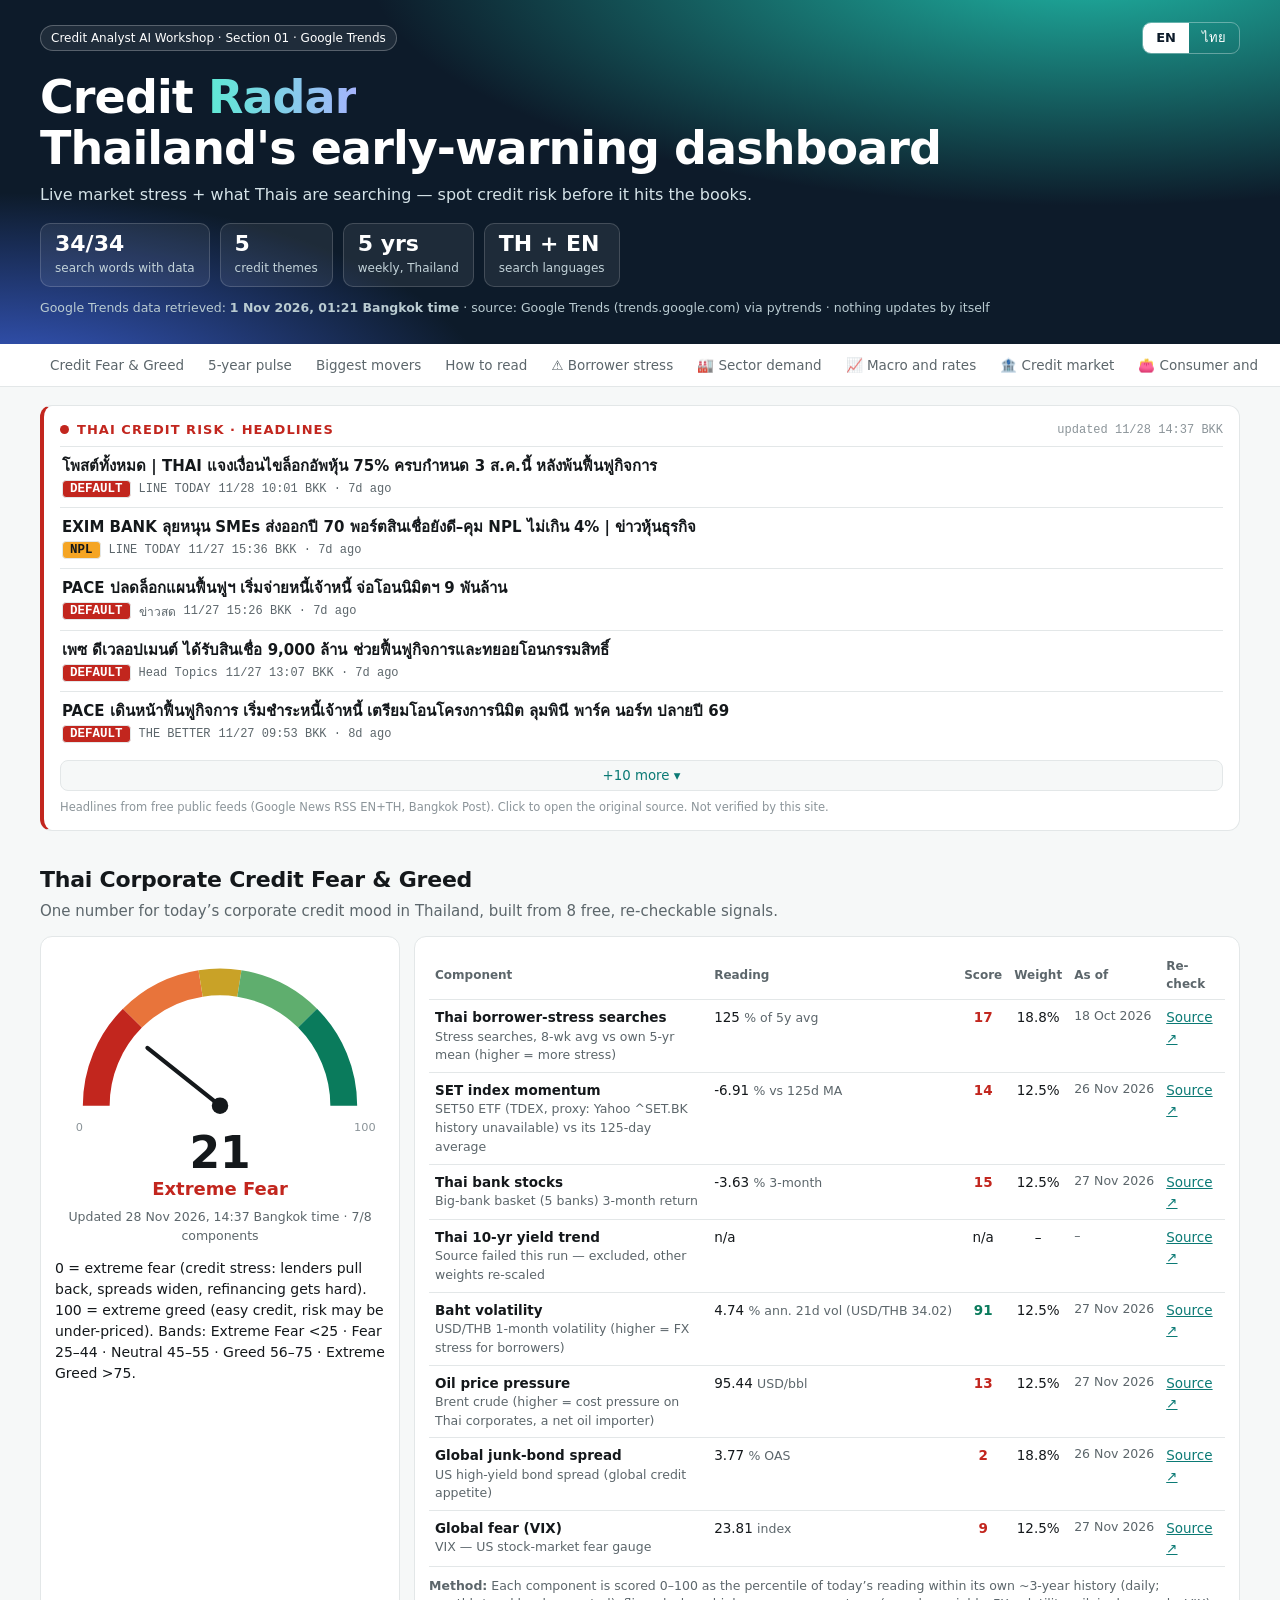
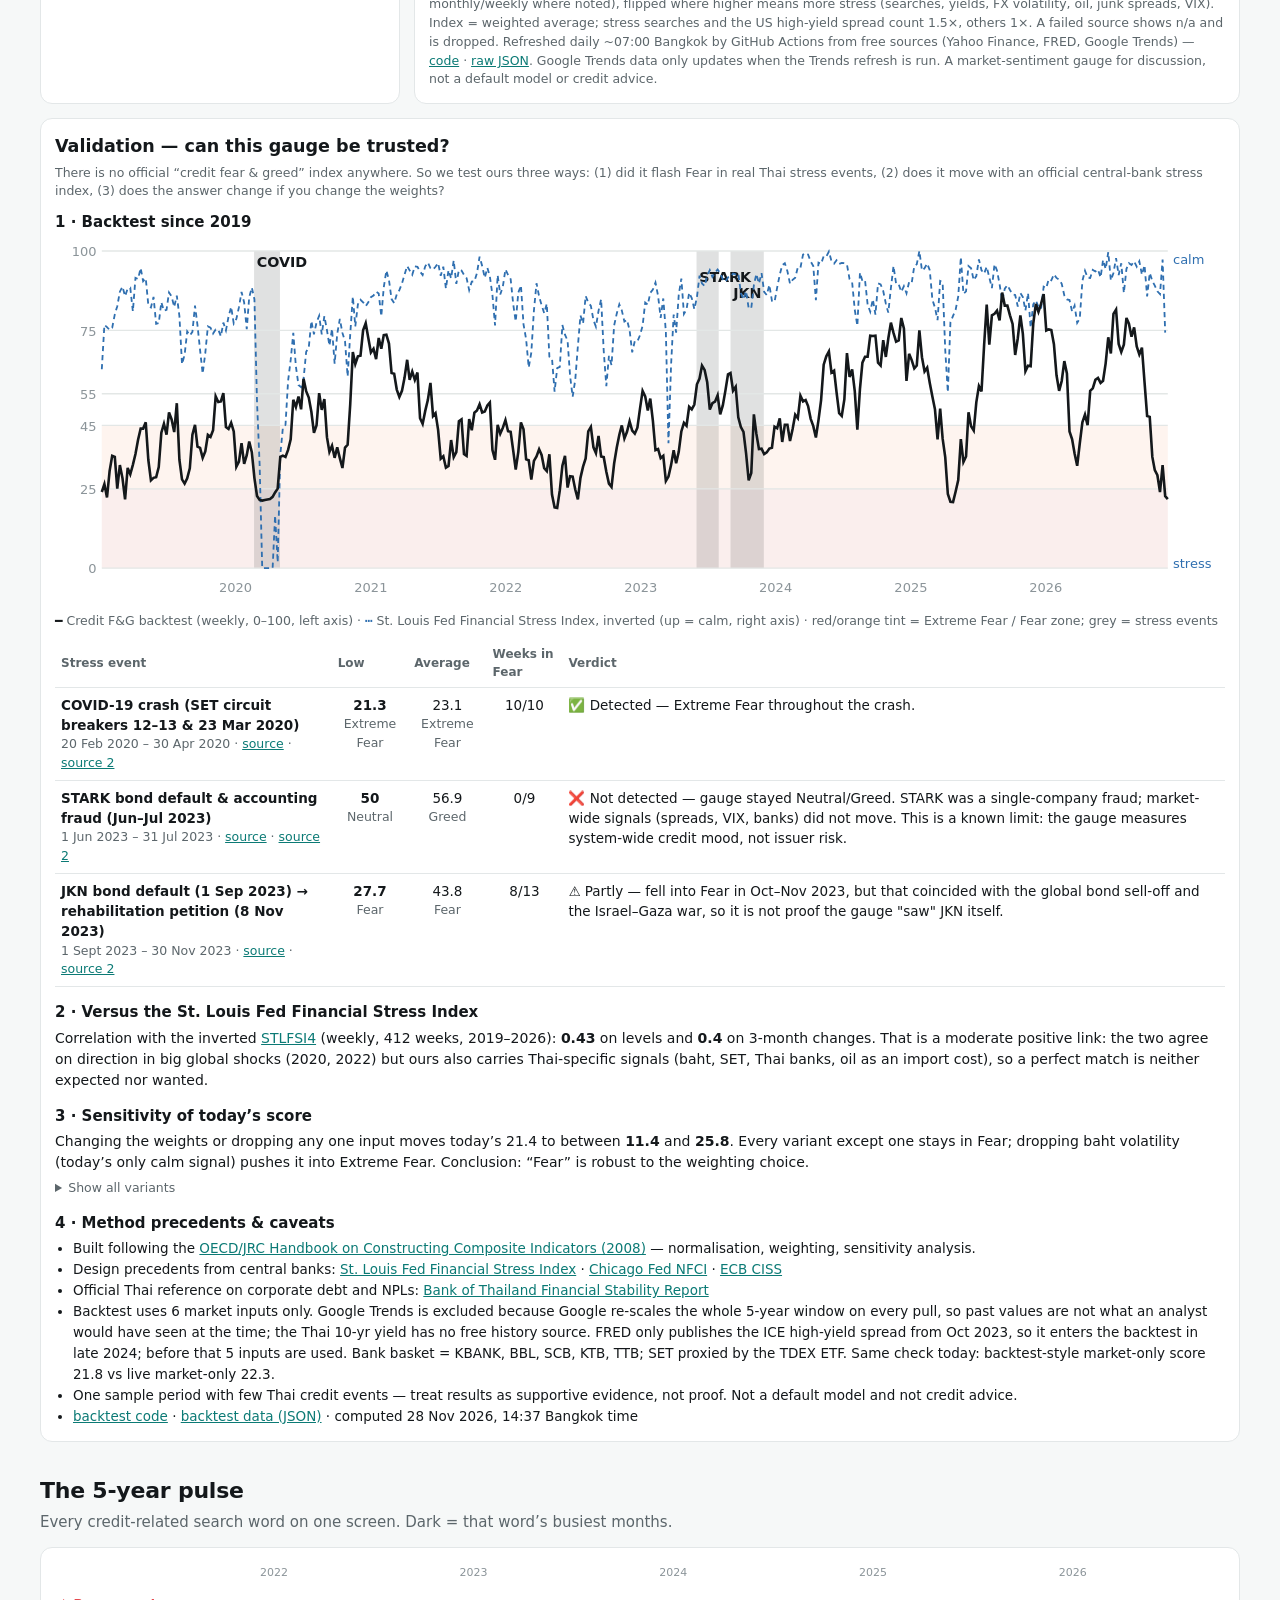
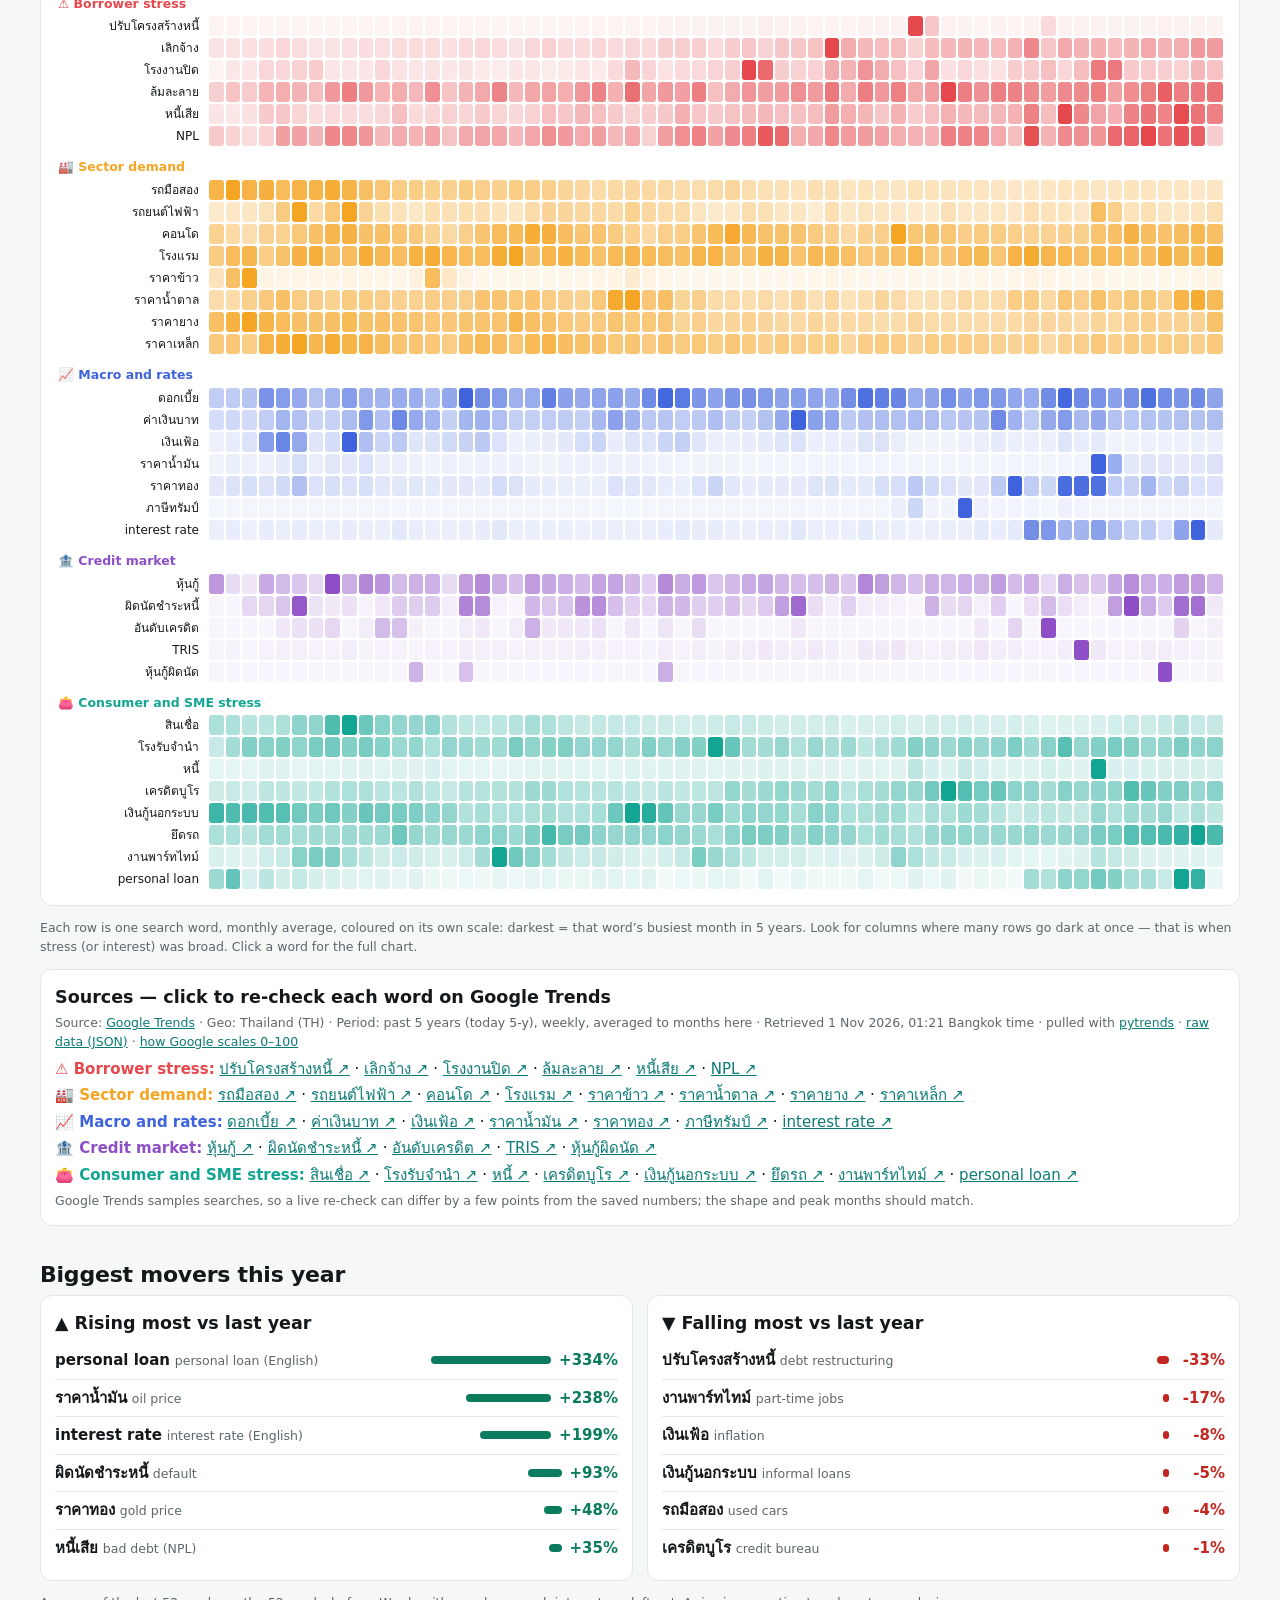
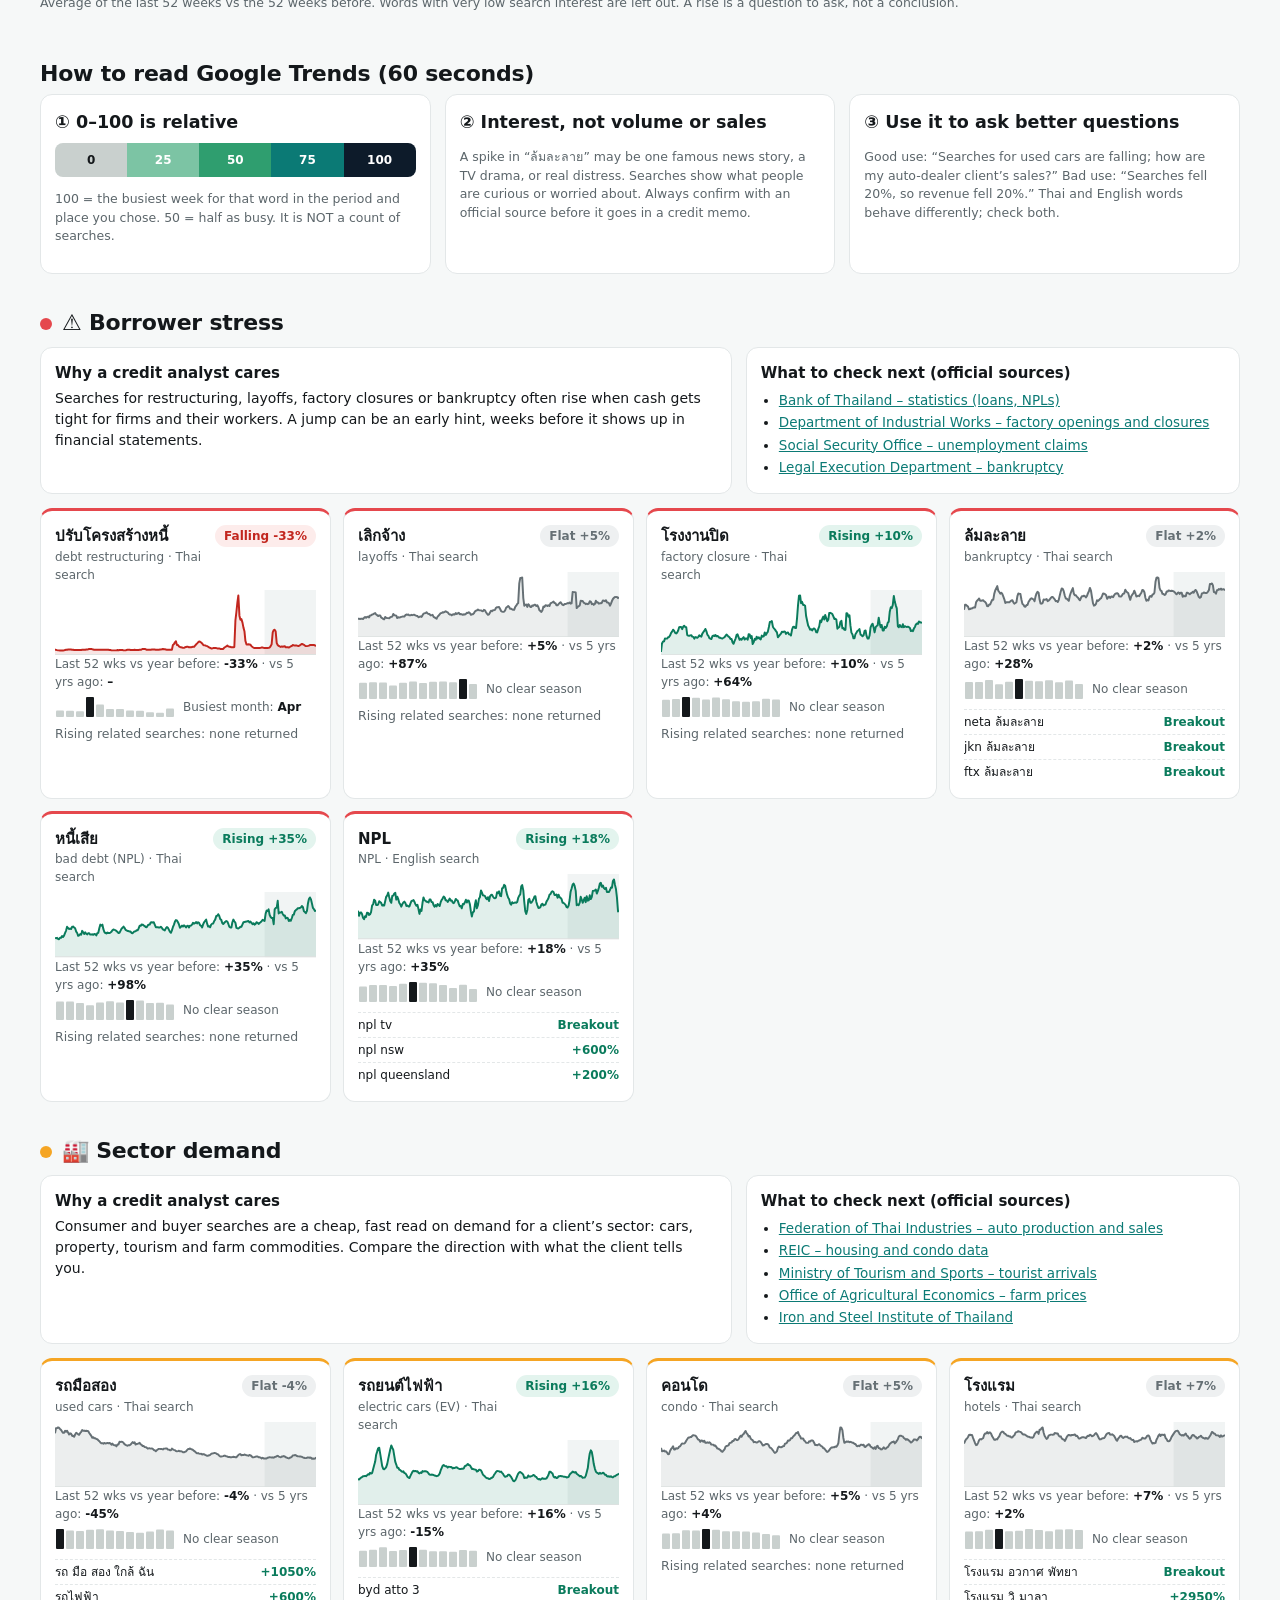
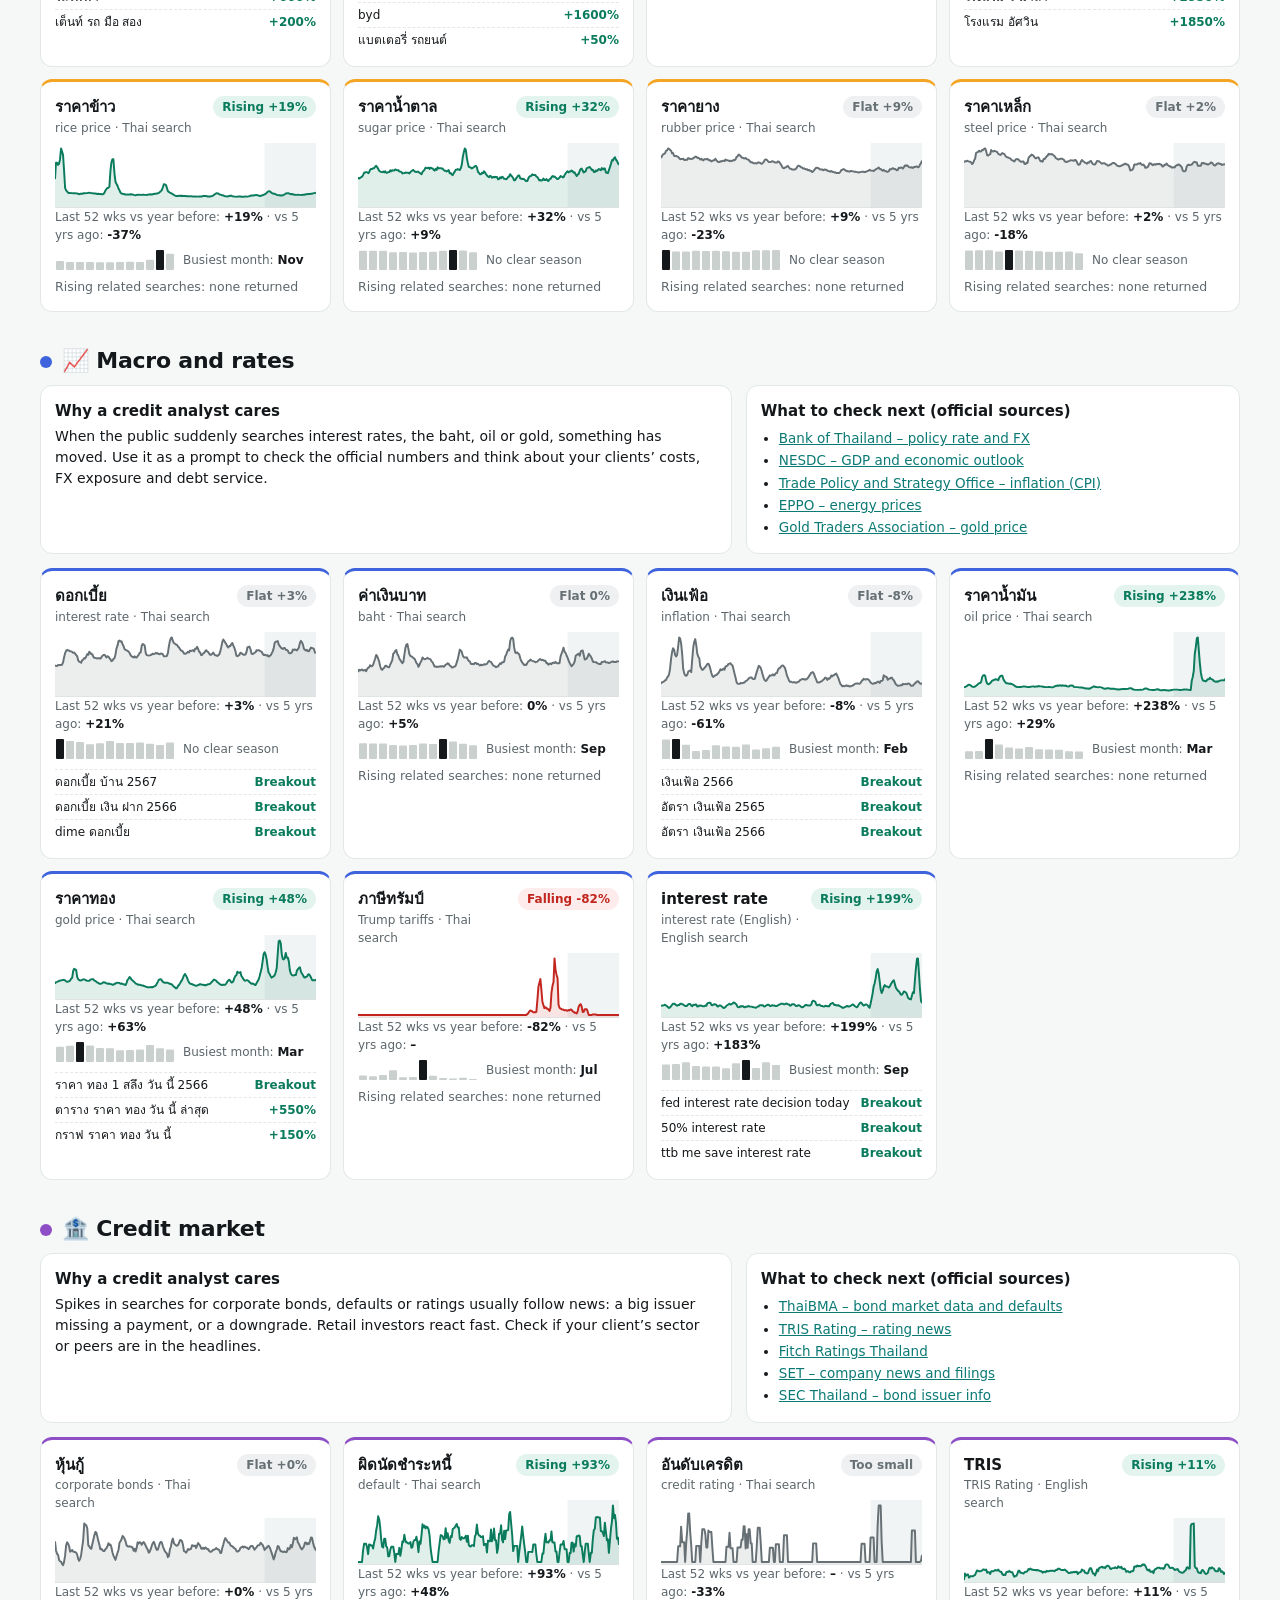
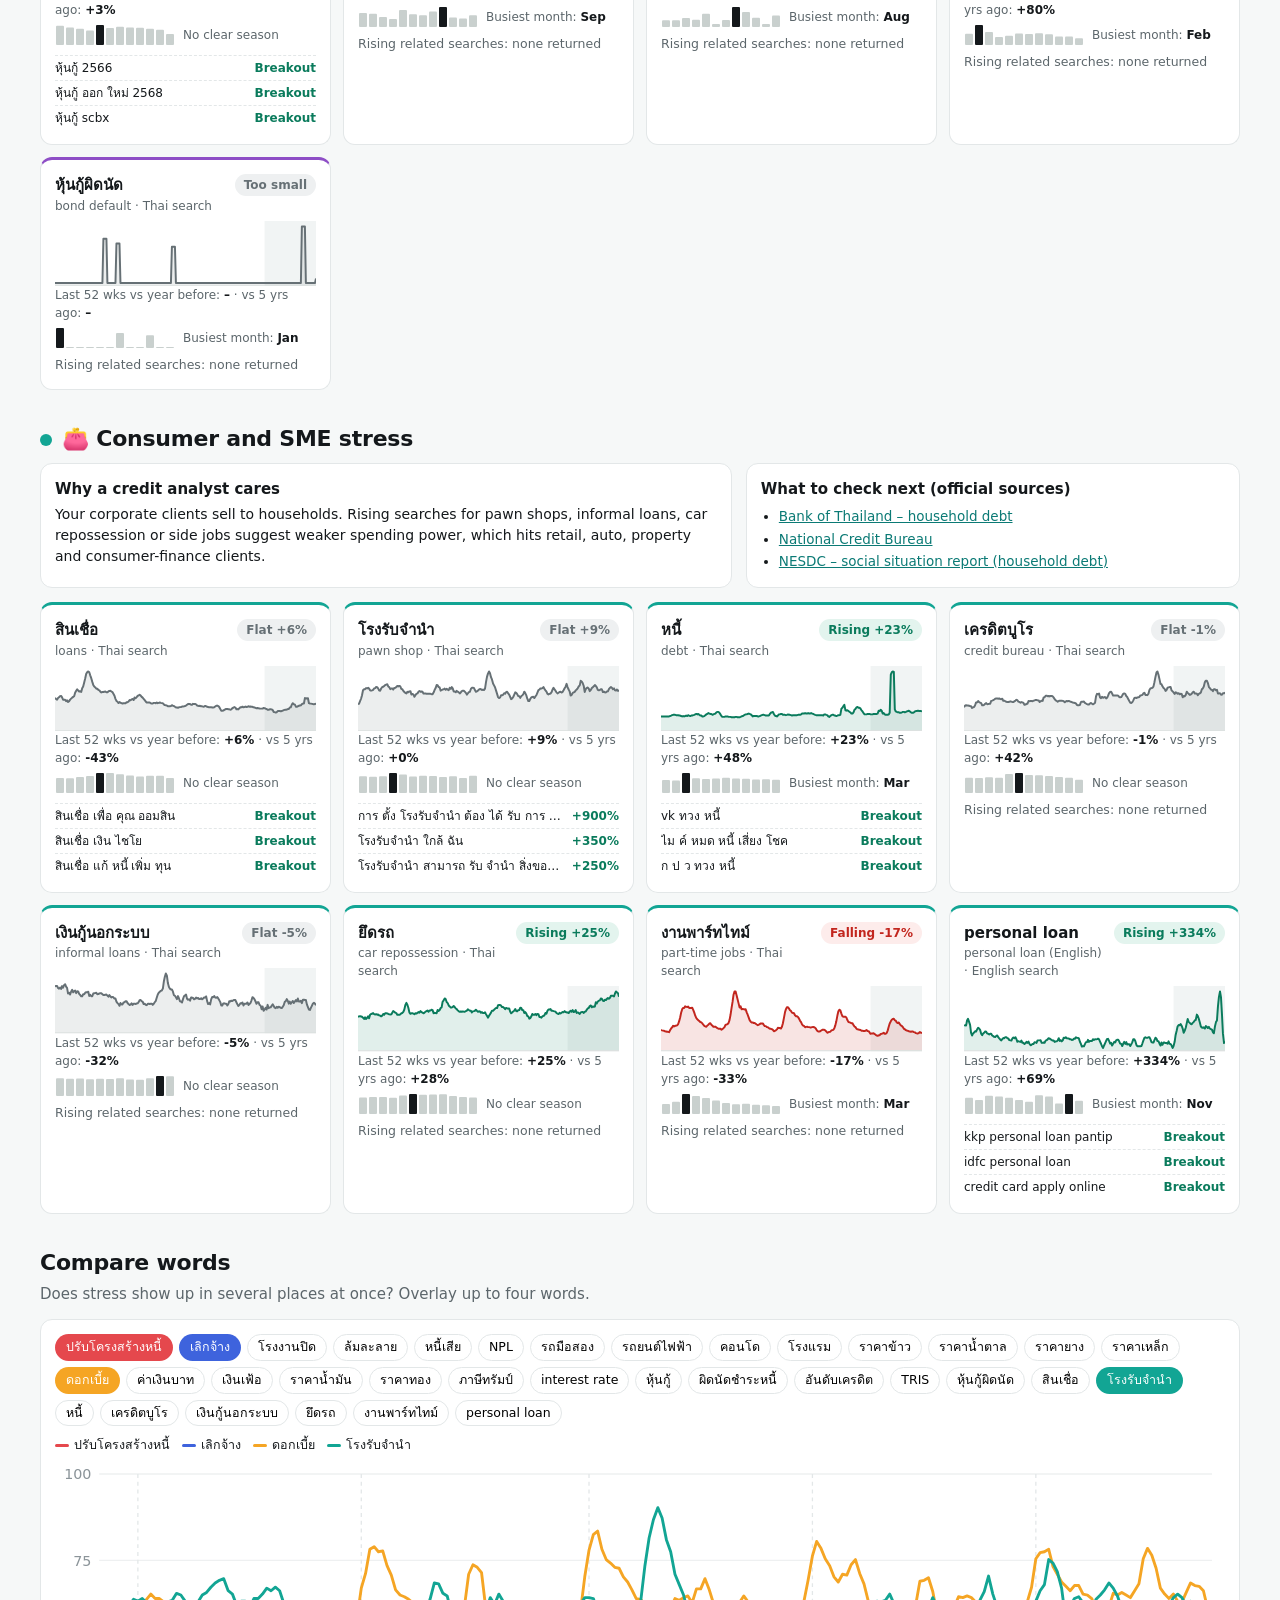
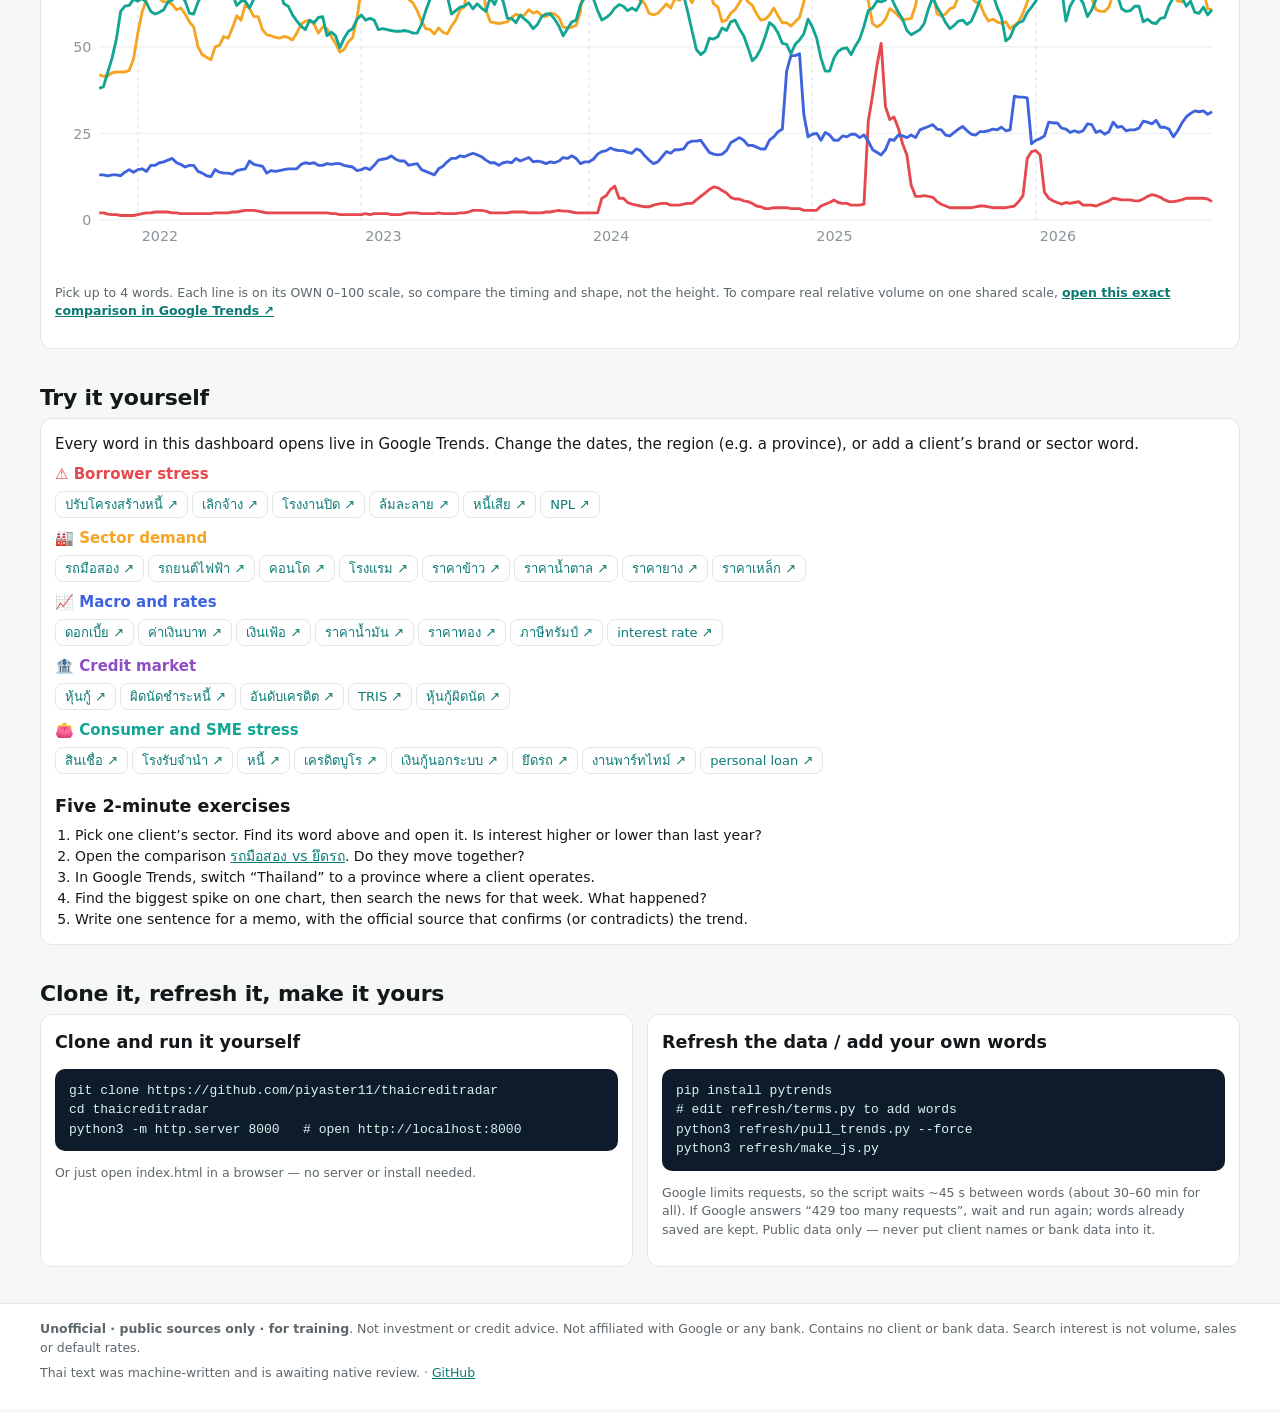
<file: index.html>
<!doctype html>
<html lang="en">
<head>
<meta charset="utf-8">
<meta name="viewport" content="width=device-width, initial-scale=1">
<title>Credit Radar · Thailand's Early-Warning Dashboard · แดชบอร์ดเตือนภัยสินเชื่อ</title>
<meta name="description" content="Google Trends for Thai corporate credit analysts: borrower stress, sector demand, macro, credit market and consumer stress. Thai + English. Unofficial, for training.">
<link rel="stylesheet" href="style.css">
<link rel="icon" href="data:image/svg+xml,%3Csvg xmlns=%22http://www.w3.org/2000/svg%22 viewBox=%220 0 100 100%22%3E%3Ctext y=%22.9em%22 font-size=%2290%22%3E📡%3C/text%3E%3C/svg%3E">
</head>
<body data-lg="en">
<header class="hero"><div class="wrap">
 <div class="toprow"><span class="pill" id="t-badge"></span>
  <div class="seg" role="group" aria-label="Language"><button data-lang="en">EN</button><button data-lang="th">ไทย</button></div></div>
 <h1 id="t-title"></h1><p class="sub" id="t-sub"></p>
 <div class="stats" id="stats"></div>
 <p class="fresh" id="fresh"></p>
</div></header>
<nav class="nav" id="nav"><div class="wrap" id="navin"></div></nav>
<main class="wrap" id="main"></main>
<footer><div class="wrap" id="foot"></div></footer>
<div class="modal" id="modal" hidden><div class="mbox"><button class="x" id="mx" aria-label="close">×</button><div id="mbody"></div></div></div>
<script src="content.js"></script>
<script src="data/trends.js"></script>
<script src="data/credit_fg.js"></script>
<script src="data/credit_fg_history.js"></script>
<script src="data/credit_news.js"></script>
<script src="app.js"></script>
<script src="news.js"></script>
</body>
</html>
</file>
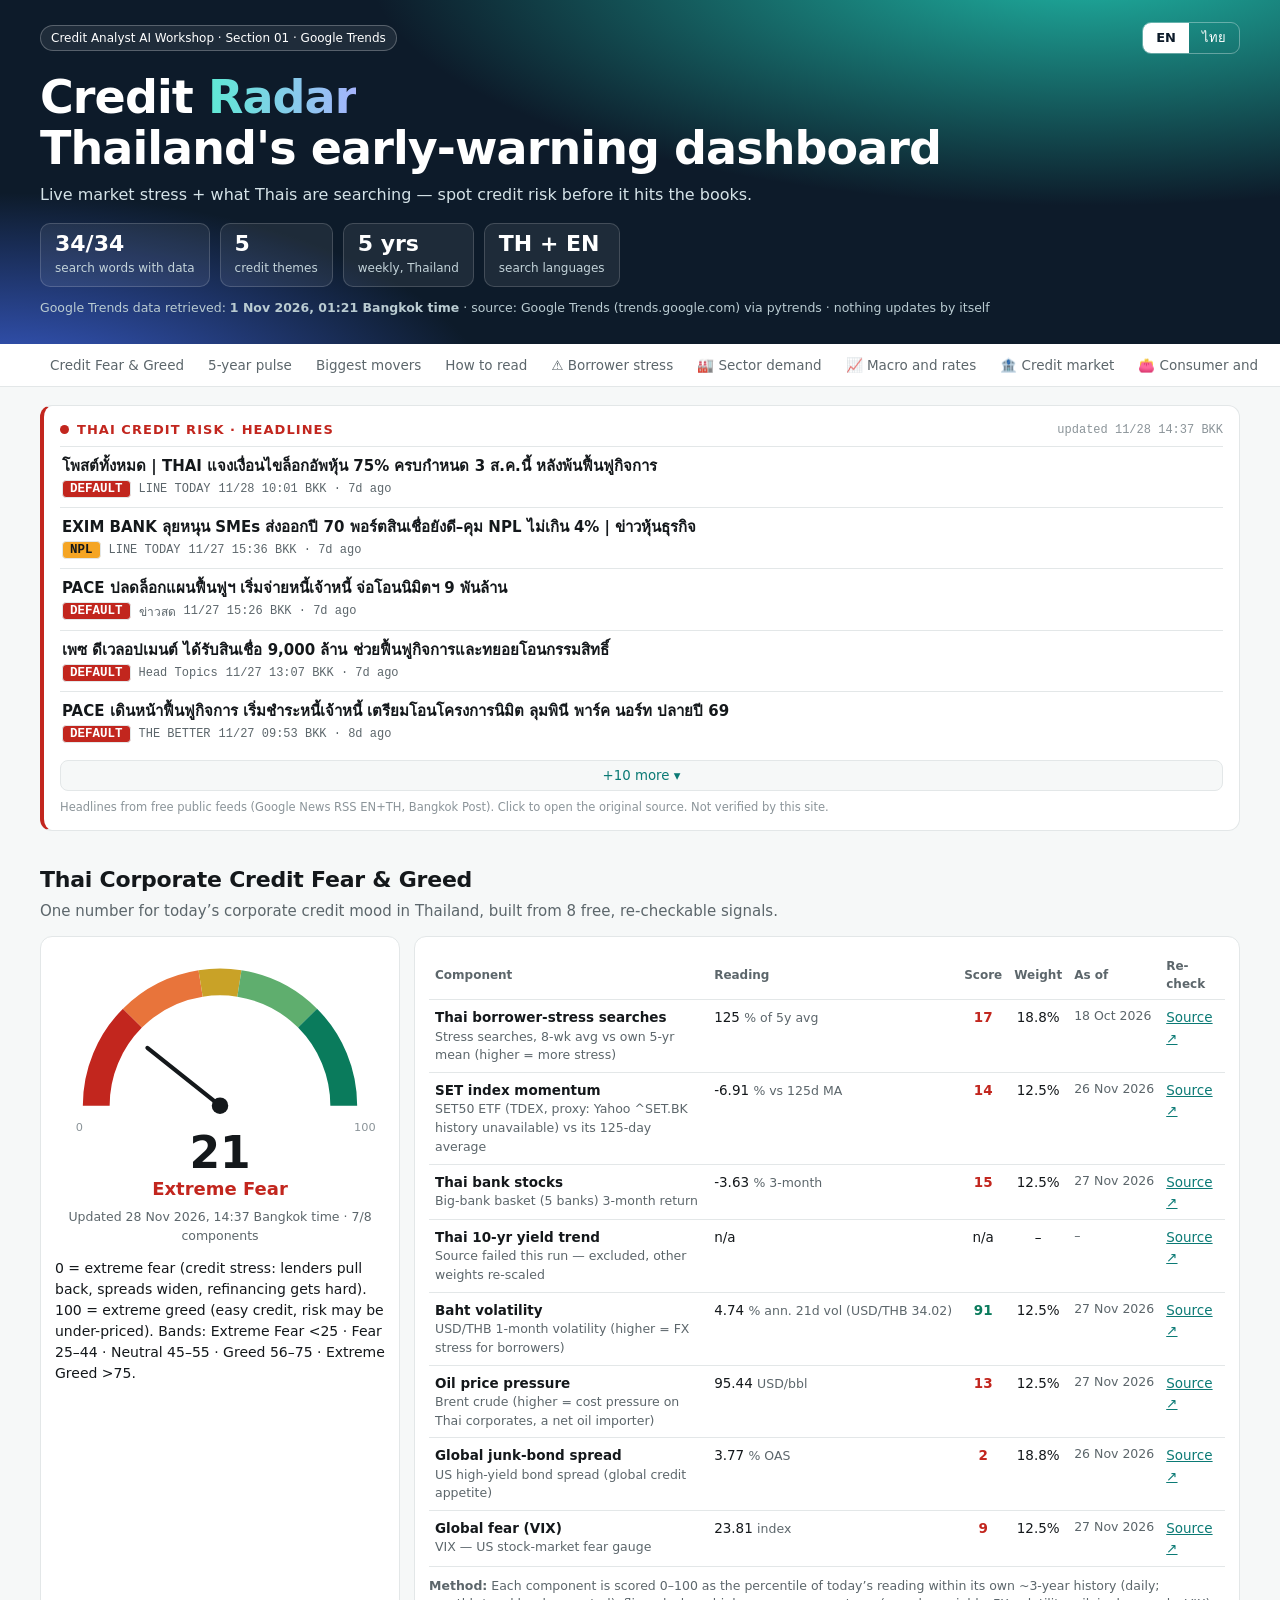
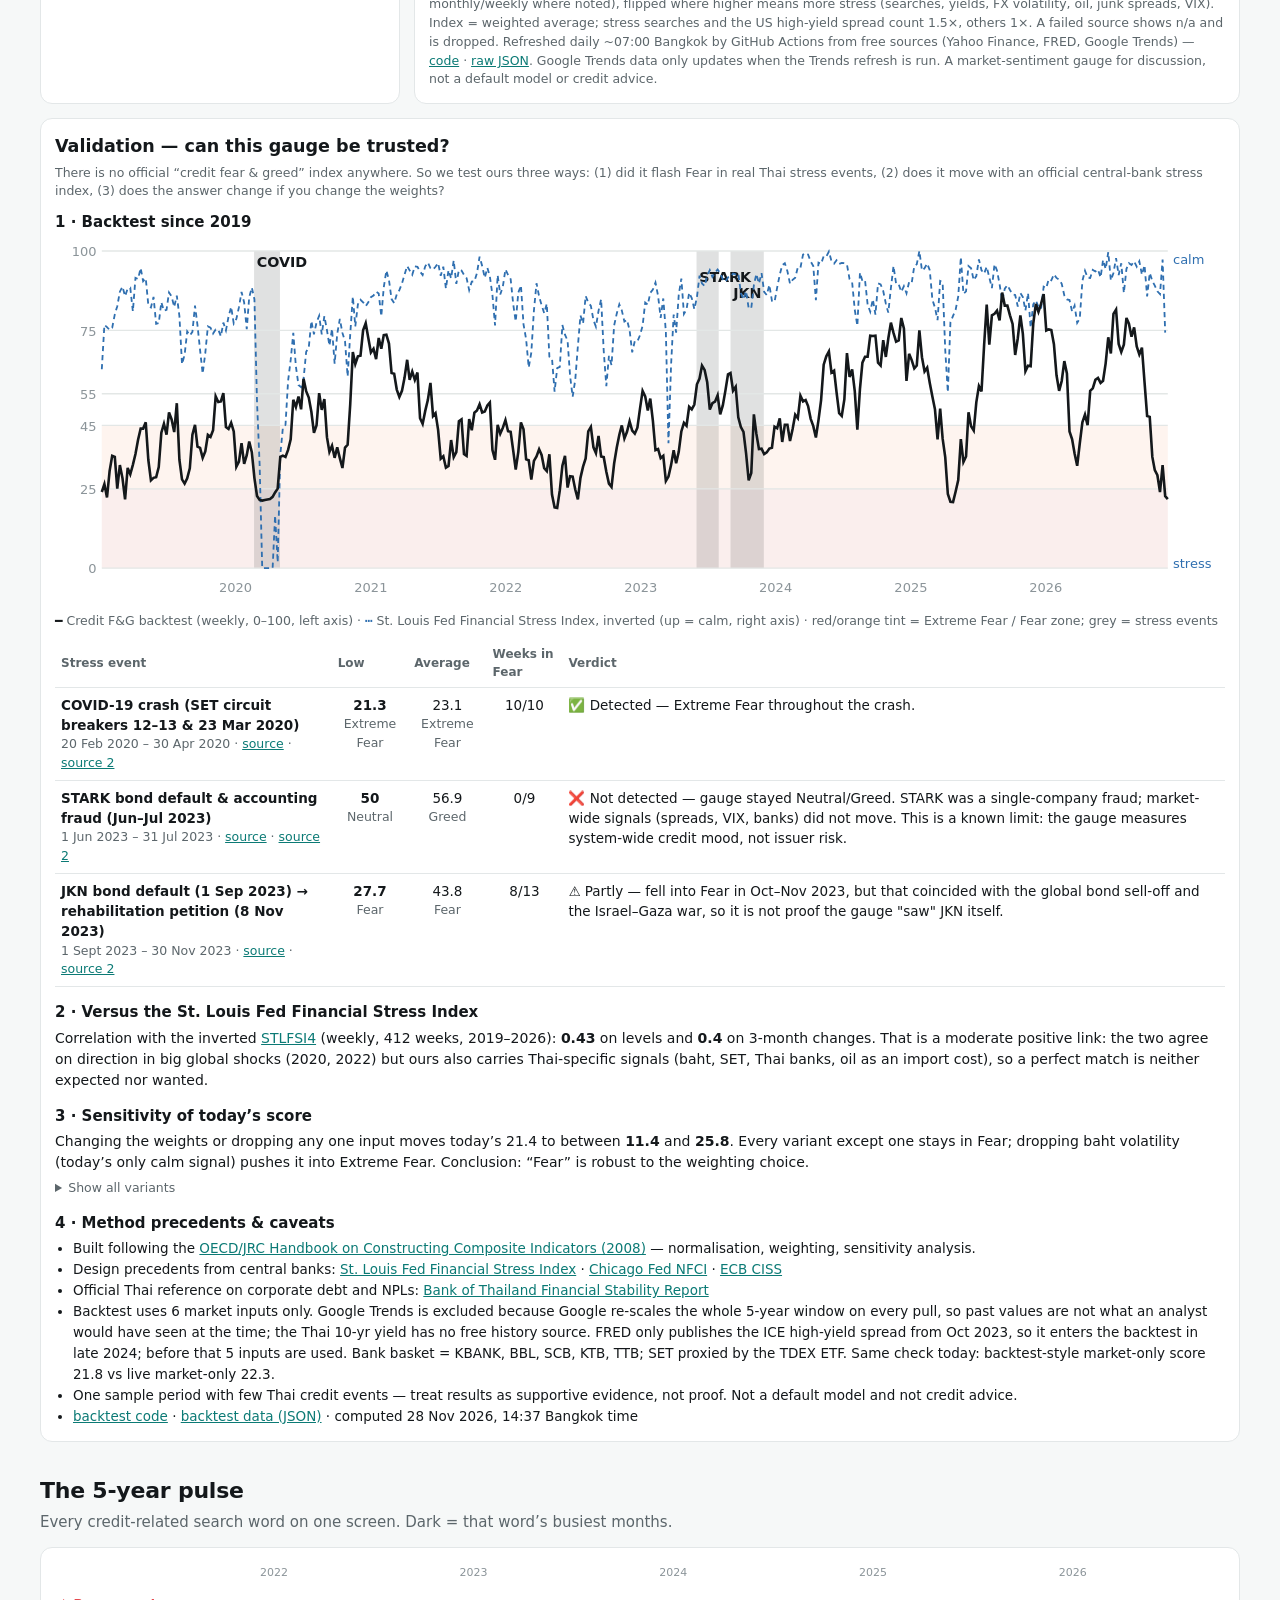
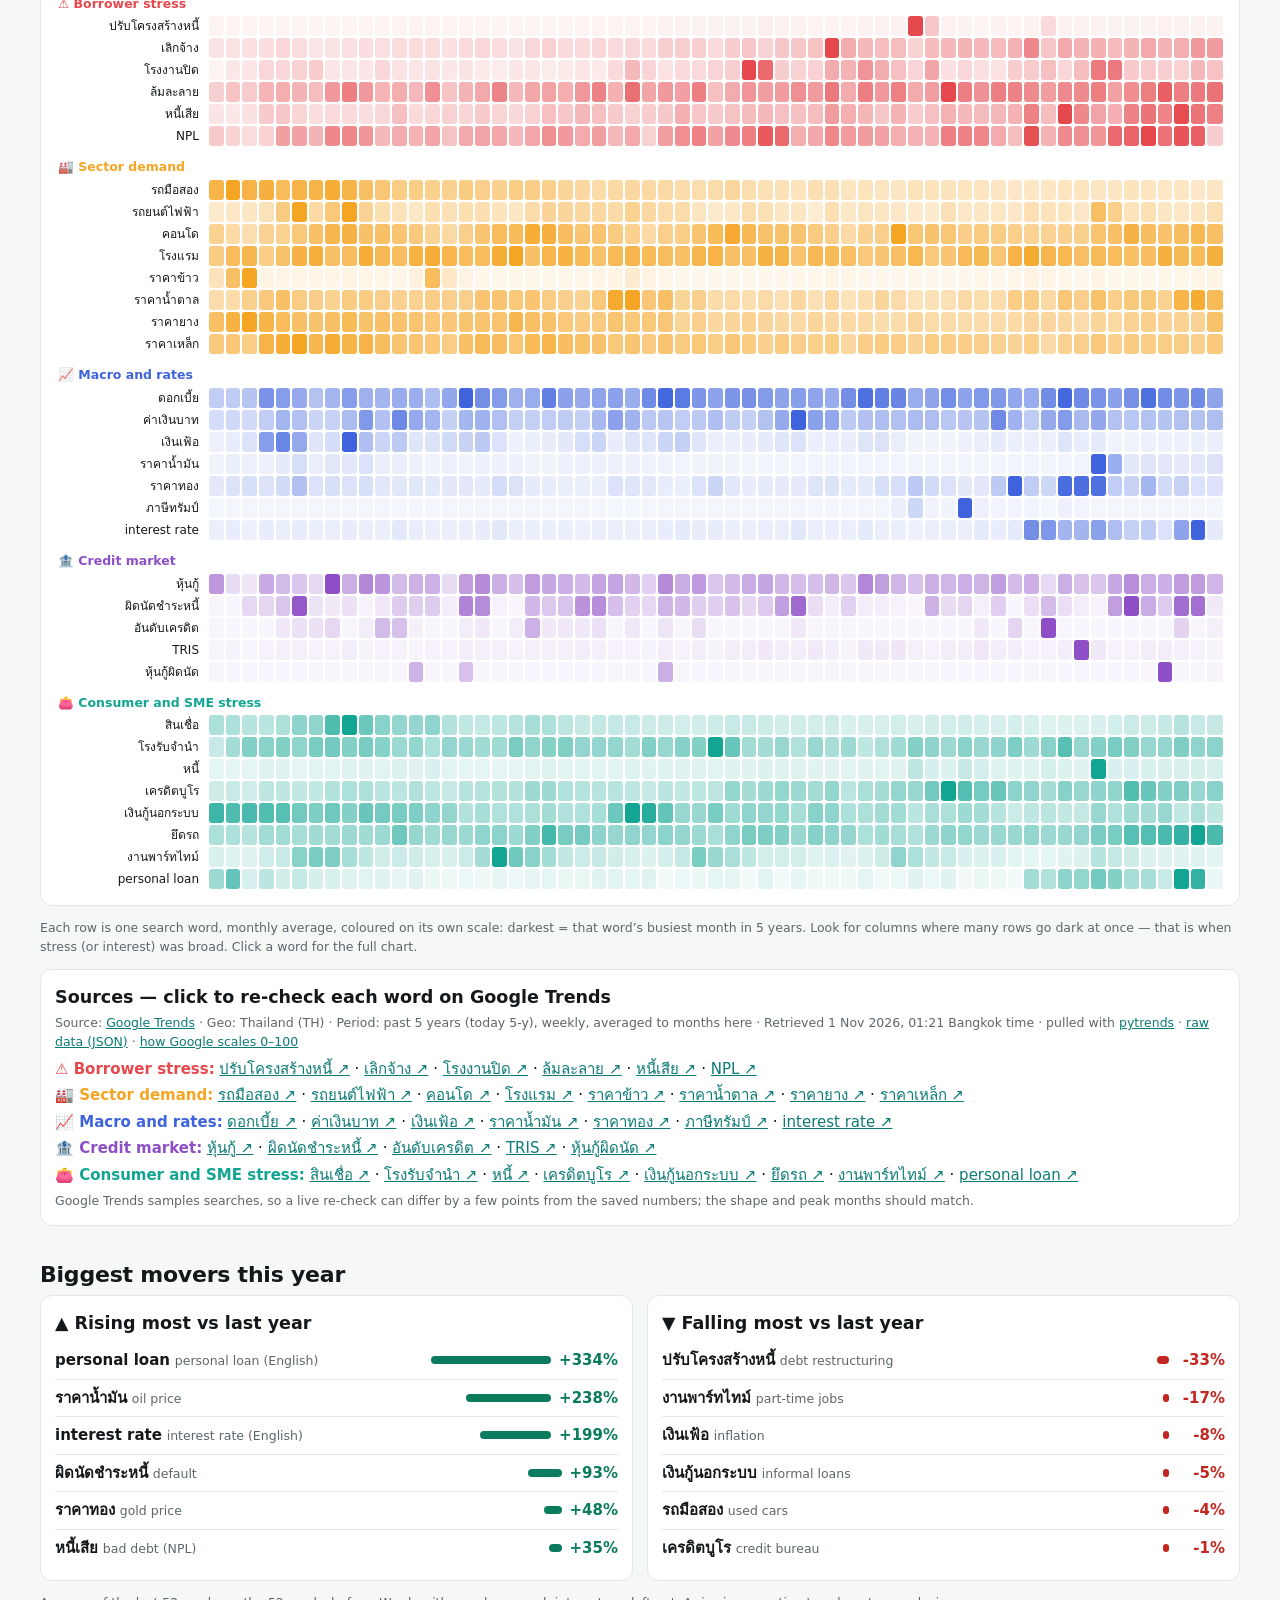
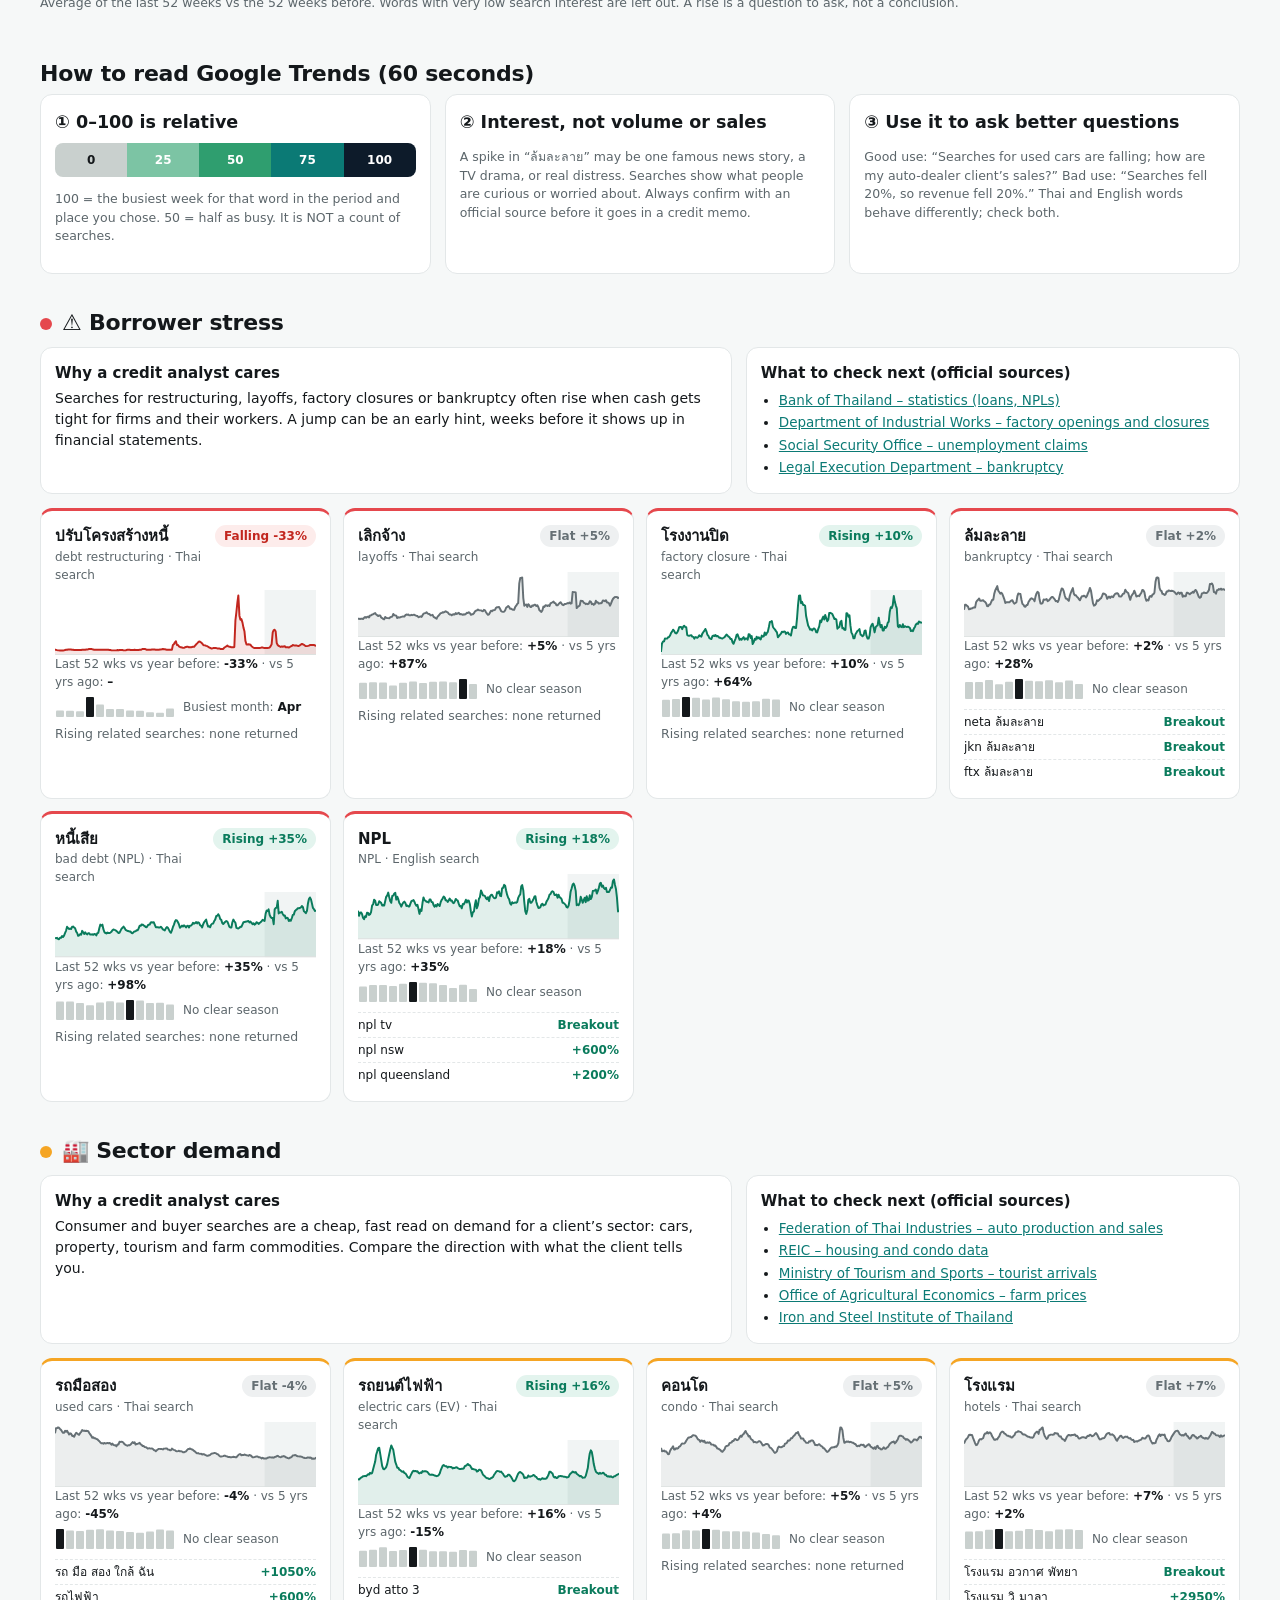
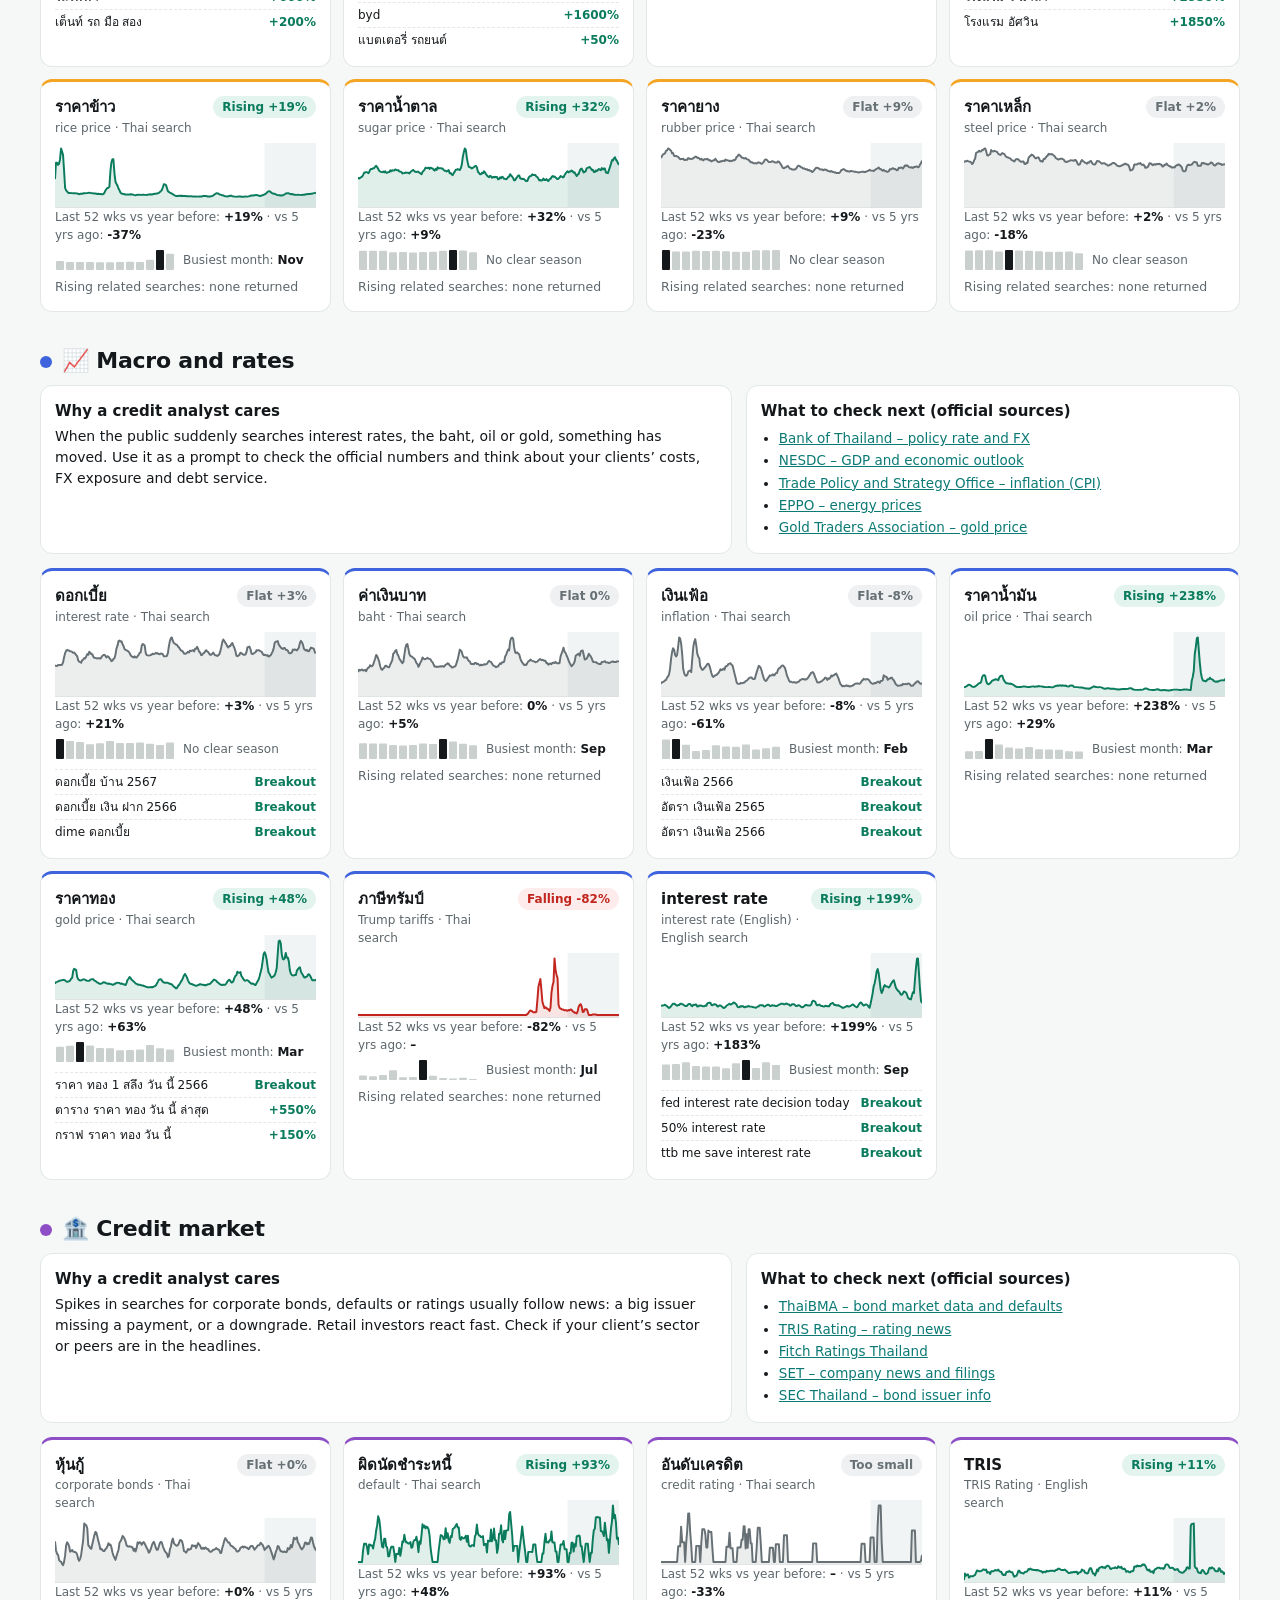
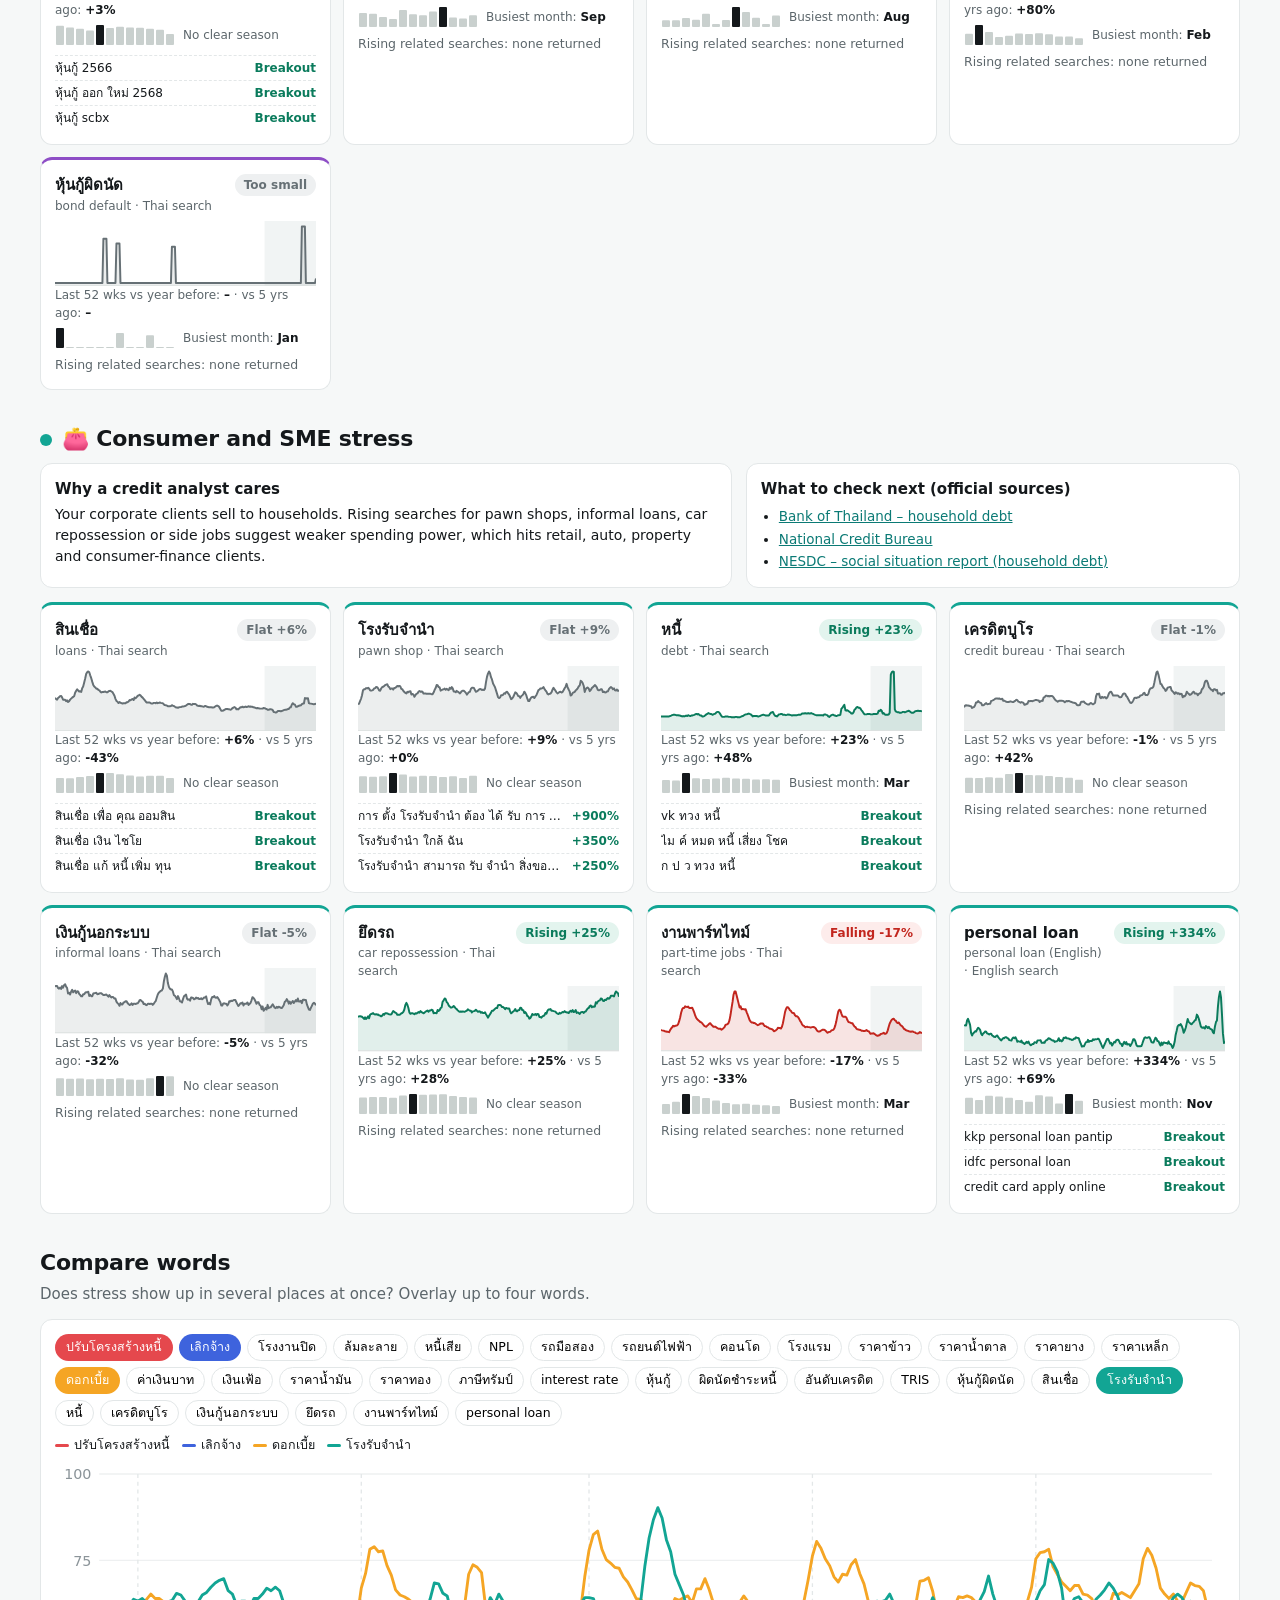
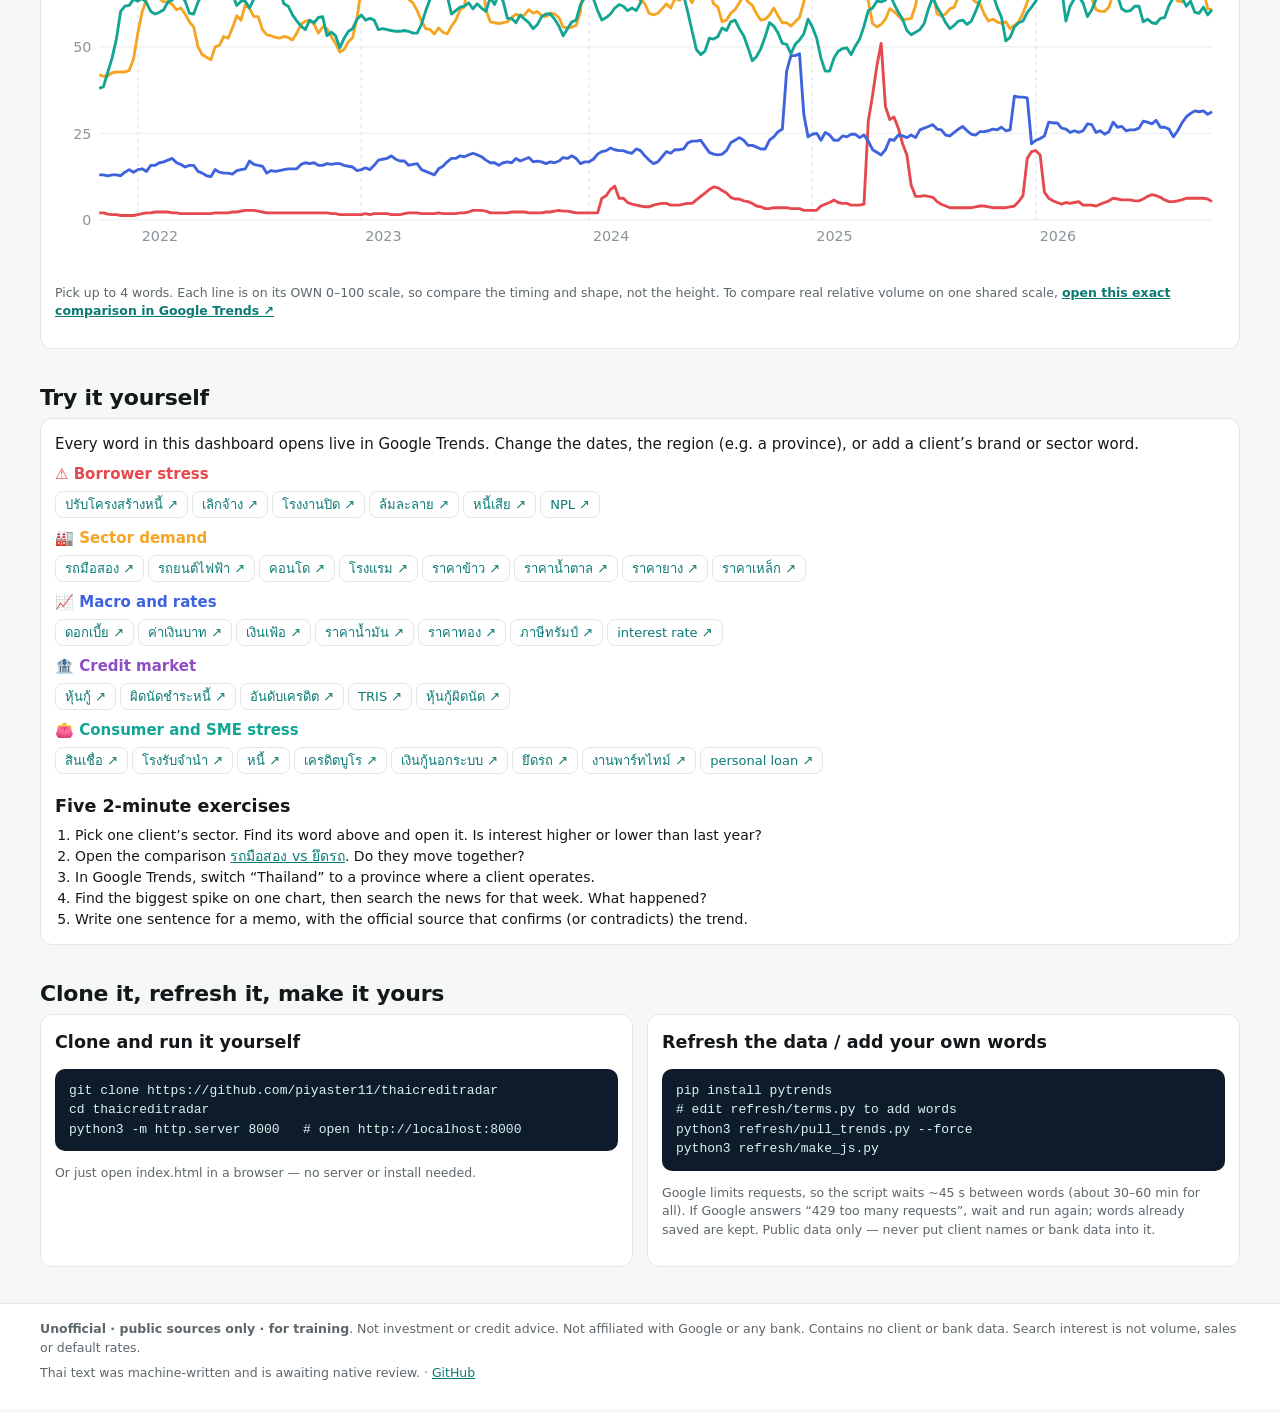
<file: preview.html>
<!doctype html>
<html lang="en">
<head>
<meta charset="utf-8">
<meta name="viewport" content="width=device-width, initial-scale=1">
<title>PREVIEW · Credit Radar · Thailand's Early-Warning Dashboard · แดชบอร์ดเตือนภัยสินเชื่อ</title>
<meta name="description" content="Google Trends for Thai corporate credit analysts: borrower stress, sector demand, macro, credit market and consumer stress. Thai + English. Unofficial, for training.">
<link rel="stylesheet" href="style.css">
<link rel="icon" href="data:image/svg+xml,%3Csvg xmlns=%22http://www.w3.org/2000/svg%22 viewBox=%220 0 100 100%22%3E%3Ctext y=%22.9em%22 font-size=%2290%22%3E📡%3C/text%3E%3C/svg%3E">
</head>
<body data-lg="en">
<header class="hero"><div class="wrap">
 <div class="toprow"><span class="pill" id="t-badge"></span>
  <div class="seg" role="group" aria-label="Language"><button data-lang="en">EN</button><button data-lang="th">ไทย</button></div></div>
 <h1 id="t-title"></h1><p class="sub" id="t-sub"></p>
 <div class="stats" id="stats"></div>
 <p class="fresh" id="fresh"></p>
</div></header>
<nav class="nav" id="nav"><div class="wrap" id="navin"></div></nav>
<main class="wrap" id="main"></main>
<footer><div class="wrap" id="foot"></div></footer>
<div class="modal" id="modal" hidden><div class="mbox"><button class="x" id="mx" aria-label="close">×</button><div id="mbody"></div></div></div>
<script src="content.js"></script>
<script src="data/trends.js"></script>
<script src="data/credit_fg.js"></script>
<script src="data/credit_fg_history.js"></script>
<script src="data/credit_news.js"></script>
<script src="app.js"></script>
<script src="news.js"></script>
<meta name="robots" content="noindex">
</body>
</html>
</file>
<file: style.css>
:root{--ink:#14181b;--mute:#5c666b;--faint:#8b9499;--line:#e3e7e8;--bg:#f6f8f8;--card:#fff;--up:#0a7b5c;--dn:#c2261e;--fl:#667075;--acc:#0b7a75;--r:12px}
*{box-sizing:border-box}html{scroll-behavior:smooth}
body{margin:0;font:15px/1.5 "Inter","Noto Sans Thai","Sarabun",system-ui,-apple-system,"Segoe UI",sans-serif;color:var(--ink);background:var(--bg)}
.wrap{max-width:1240px;margin:0 auto;padding:0 20px}
a{color:var(--acc)}
.hero{background:radial-gradient(1200px 400px at 85% -10%,#1fb5a4 0,transparent 60%),radial-gradient(900px 400px at 0% 120%,#3e63dd 0,transparent 55%),#0d1b2a;color:#fff;padding:22px 0 26px}
.toprow{display:flex;justify-content:space-between;align-items:center;gap:10px;flex-wrap:wrap}
.pill{font-size:12px;border:1px solid #ffffff40;border-radius:99px;padding:3px 10px;background:#ffffff14}
.seg{display:inline-flex;border:1px solid #ffffff55;border-radius:9px;overflow:hidden}
.seg button{font:inherit;font-size:13px;background:transparent;color:#fff;border:0;padding:5px 13px;cursor:pointer}
.seg button.on{background:#fff;color:#0d1b2a;font-weight:650}
.hero h1{font-size:clamp(26px,4.4vw,46px);line-height:1.12;margin:18px 0 8px;letter-spacing:-.02em}
.hero h1 em{font-style:normal;background:linear-gradient(90deg,#5eead4,#a5b4fc);-webkit-background-clip:text;background-clip:text;color:transparent}
.hero .sub{max-width:760px;color:#d5e3e8;margin:0 0 16px;font-size:16px}
.stats{display:flex;gap:10px;flex-wrap:wrap}
.stat{background:#ffffff12;border:1px solid #ffffff2a;border-radius:10px;padding:8px 14px;min-width:110px}
.stat b{display:block;font-size:22px;line-height:1.1}.stat span{font-size:12px;color:#c3d3d9}
.fresh{font-size:12.5px;color:#b9cbd1;margin:12px 0 0}
.nav{position:sticky;top:0;z-index:5;background:#ffffffeb;backdrop-filter:blur(6px);border-bottom:1px solid var(--line)}
.nav .wrap{display:flex;gap:4px;overflow-x:auto;padding-top:6px;padding-bottom:6px;scrollbar-width:none}
.nav a{white-space:nowrap;text-decoration:none;color:var(--mute);font-size:13.5px;padding:5px 10px;border-radius:8px}
.nav a:hover{background:var(--bg);color:var(--ink)}
section{padding:26px 0 6px}
h2{font-size:22px;margin:0 0 4px;letter-spacing:-.01em}
.lede{color:var(--mute);margin:0 0 14px;max-width:820px}
.card{background:var(--card);border:1px solid var(--line);border-radius:var(--r);padding:14px;min-width:0}
.callout{background:#fff;border:1px solid var(--line);border-left:4px solid var(--acc);border-radius:10px;padding:12px 14px;margin:0 0 14px}
.note{font-size:12.5px;color:var(--mute)}
.grid2{display:grid;grid-template-columns:repeat(2,minmax(0,1fr));gap:14px}
.grid3{display:grid;grid-template-columns:repeat(3,minmax(0,1fr));gap:14px}
.spk{display:grid;grid-template-columns:repeat(auto-fill,minmax(270px,1fr));gap:12px}
.tc{cursor:pointer;transition:transform .12s,box-shadow .12s;position:relative}
.tc:hover{transform:translateY(-2px);box-shadow:0 6px 20px #0d1b2a14}
.tc h4{display:flex;justify-content:space-between;gap:8px;margin:0 0 6px;font-size:15px;align-items:flex-start}
.tc h4 small{display:block;font-weight:400;color:var(--mute);font-size:12px}
.arrow{font-size:12px;font-weight:650;border-radius:99px;padding:2px 9px;white-space:nowrap}
.arrow.up{background:#e3f4ee;color:var(--up)}.arrow.dn{background:#fdeceb;color:var(--dn)}.arrow.fl{background:#eef0f1;color:var(--fl)}
.tc svg{width:100%;height:auto;display:block}
.st{font-size:12px;color:var(--mute)}.st b{color:var(--ink)}
.rq{list-style:none;margin:8px 0 0;padding:0;font-size:12px}
.rq li{display:flex;justify-content:space-between;gap:8px;border-top:1px dashed var(--line);padding:3px 0}
.rq li span{overflow:hidden;text-overflow:ellipsis;white-space:nowrap}
.rq b{color:var(--up)}
.na{opacity:.75;background:repeating-linear-gradient(135deg,#fff,#fff 8px,#f6f7f7 8px,#f6f7f7 16px)}
.tag{display:inline-block;font-size:11px;border:1px solid var(--line);border-radius:99px;padding:0 7px;color:var(--mute);background:#fff}
.theme-h{display:flex;gap:10px;align-items:center;margin:0 0 4px}
.theme-h .dot{width:12px;height:12px;border-radius:50%}
.why{display:grid;grid-template-columns:minmax(0,1.4fr) minmax(0,1fr);gap:14px;margin:0 0 14px}
.why ul{margin:6px 0 0;padding-left:18px;font-size:13.5px}.why li{margin:2px 0}
.heat{overflow-x:auto}
.heat table{table-layout:fixed;border-collapse:separate;border-spacing:2px;font-size:12px;min-width:860px;width:100%}
.heat td.lab{width:150px;white-space:nowrap;padding-right:8px;text-align:right;color:var(--ink);cursor:pointer;max-width:200px;overflow:hidden;text-overflow:ellipsis}
.heat td.c{height:16px;border-radius:3px;min-width:8px}
.heat th:first-child{width:150px}
.heat th{overflow:visible;white-space:nowrap;font-weight:400;color:var(--faint);font-size:11px;text-align:left}
.heat tr.th td{padding-top:10px;font-weight:650;font-size:12.5px}
.movers{display:grid;grid-template-columns:repeat(2,minmax(0,1fr));gap:14px}
.mv{display:flex;justify-content:space-between;align-items:center;padding:7px 0;border-top:1px solid var(--line);gap:10px;cursor:pointer}
.mv:first-of-type{border-top:0}
.mv .bar{height:8px;border-radius:4px}
.cmp-pick{display:flex;flex-wrap:wrap;gap:6px;margin:0 0 10px}
.chip{font:inherit;font-size:12.5px;border:1px solid var(--line);background:#fff;border-radius:99px;padding:3px 10px;cursor:pointer}
.chip.on{color:#fff;border-color:transparent}
.big svg{width:100%;height:auto;display:block}
.legend{display:flex;flex-wrap:wrap;gap:12px;font-size:12.5px;margin:6px 0}
.legend i{display:inline-block;width:14px;height:3px;border-radius:2px;vertical-align:middle;margin-right:5px}
.scale{display:flex;height:34px;border-radius:8px;overflow:hidden;margin:8px 0 4px}
.scale div{flex:1;display:flex;align-items:center;justify-content:center;font-size:12px;color:#fff;font-weight:600}
.try a.tl{display:inline-block;margin:3px 4px 3px 0;font-size:13px;text-decoration:none;border:1px solid var(--line);border-radius:8px;padding:3px 9px;background:#fff}
.try a.tl:hover{border-color:var(--acc)}
pre{background:#0d1b2a;color:#d6f5ef;border-radius:10px;padding:12px 14px;overflow-x:auto;font-size:13px}
footer{margin-top:30px;border-top:1px solid var(--line);background:#fff;padding:16px 0 26px;font-size:12.5px;color:var(--mute)}
.modal{position:fixed;inset:0;background:#0d1b2acc;z-index:20;display:flex;align-items:center;justify-content:center;padding:14px}
.modal[hidden]{display:none}
.mbox{background:#fff;border-radius:14px;max-width:980px;width:100%;max-height:92vh;overflow:auto;padding:18px;position:relative}
.x{position:absolute;right:10px;top:6px;font-size:26px;border:0;background:none;cursor:pointer;color:var(--mute)}
.tip{font-size:12.5px;min-height:20px;color:var(--ink)}
@media (max-width:820px){.grid2,.grid3,.why,.movers{grid-template-columns:1fr}.hero .sub{font-size:15px}.stat{min-width:0;flex:1 1 40%}}
@media print{.nav,.seg,.modal{display:none}}

.fg{display:grid;grid-template-columns:minmax(0,360px) minmax(0,1fr);gap:14px}
@media(max-width:820px){.fg{grid-template-columns:1fr}}
.fgt{width:100%;border-collapse:collapse;font-size:13.5px}.fgt th{text-align:left;font-size:12px;color:var(--mute);border-bottom:1px solid var(--line);padding:6px}.fgt td{border-bottom:1px solid var(--line);padding:7px 6px;vertical-align:top}
</file>
